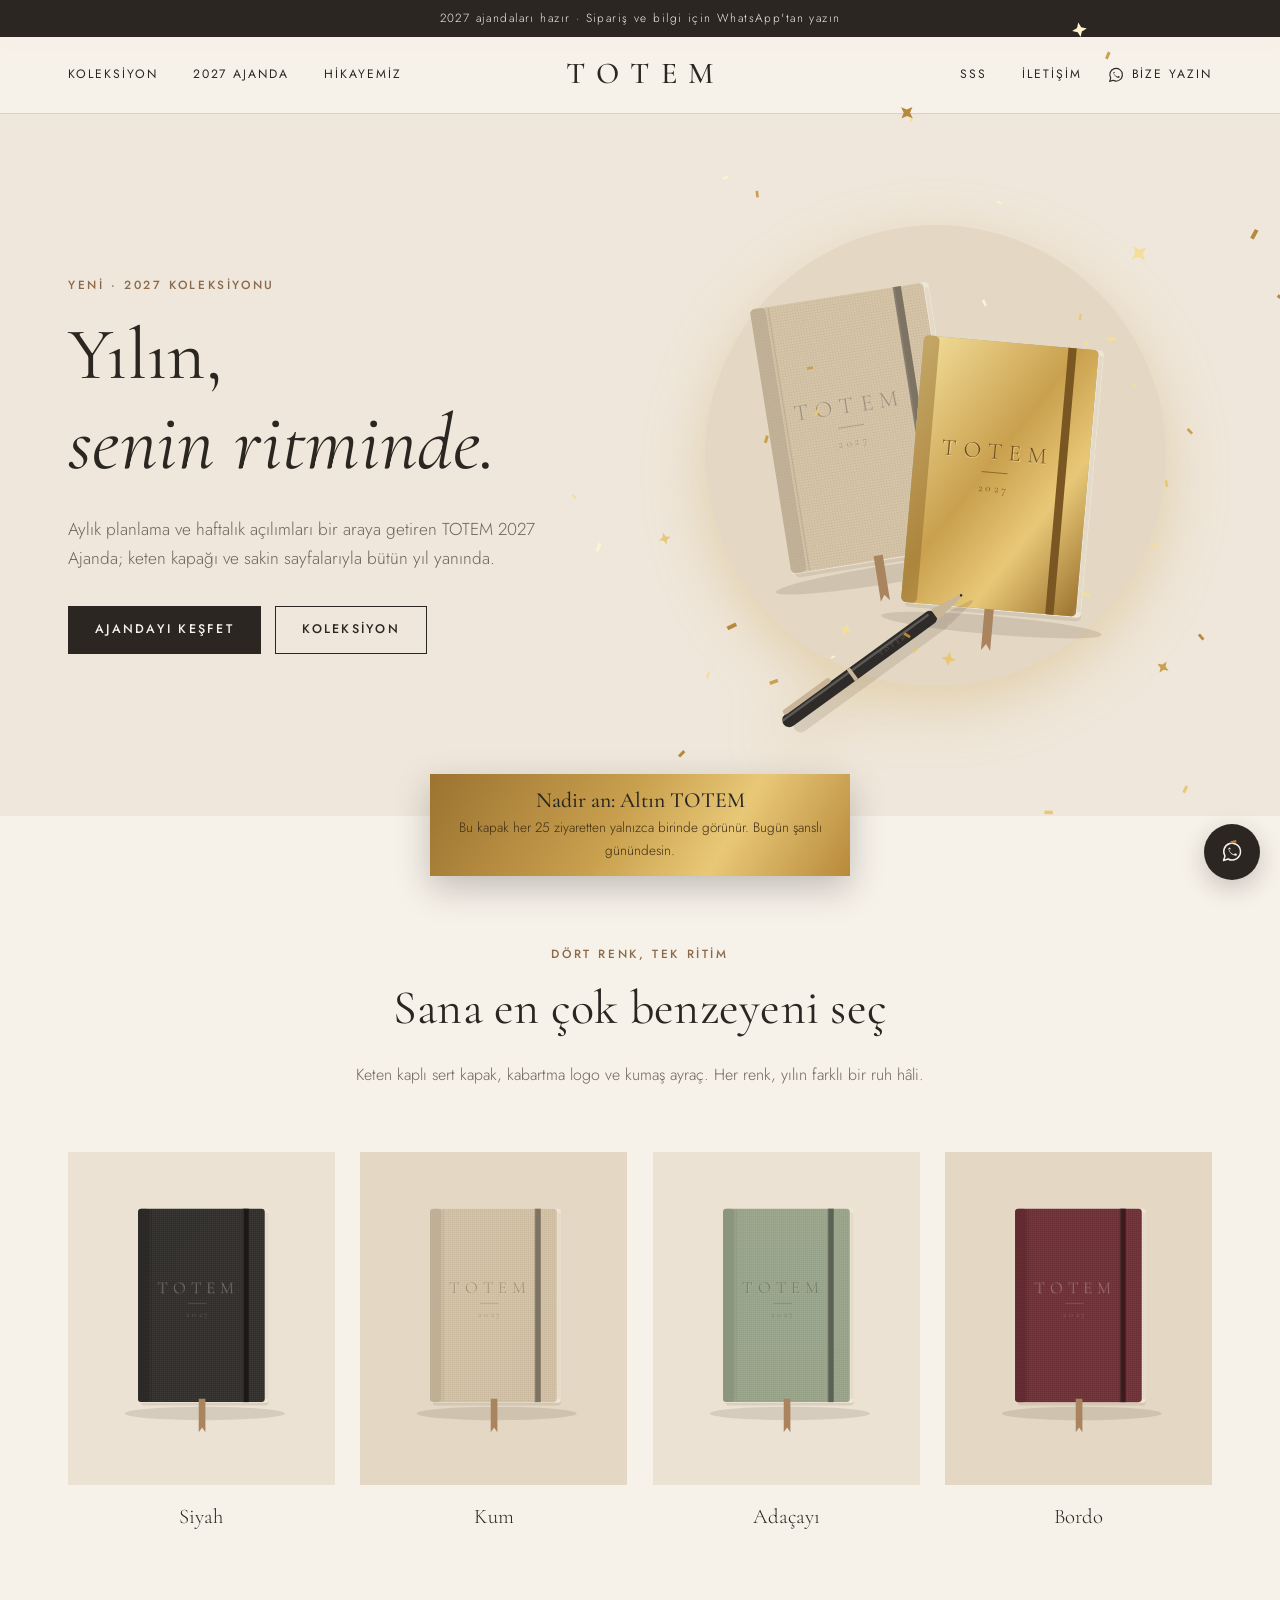
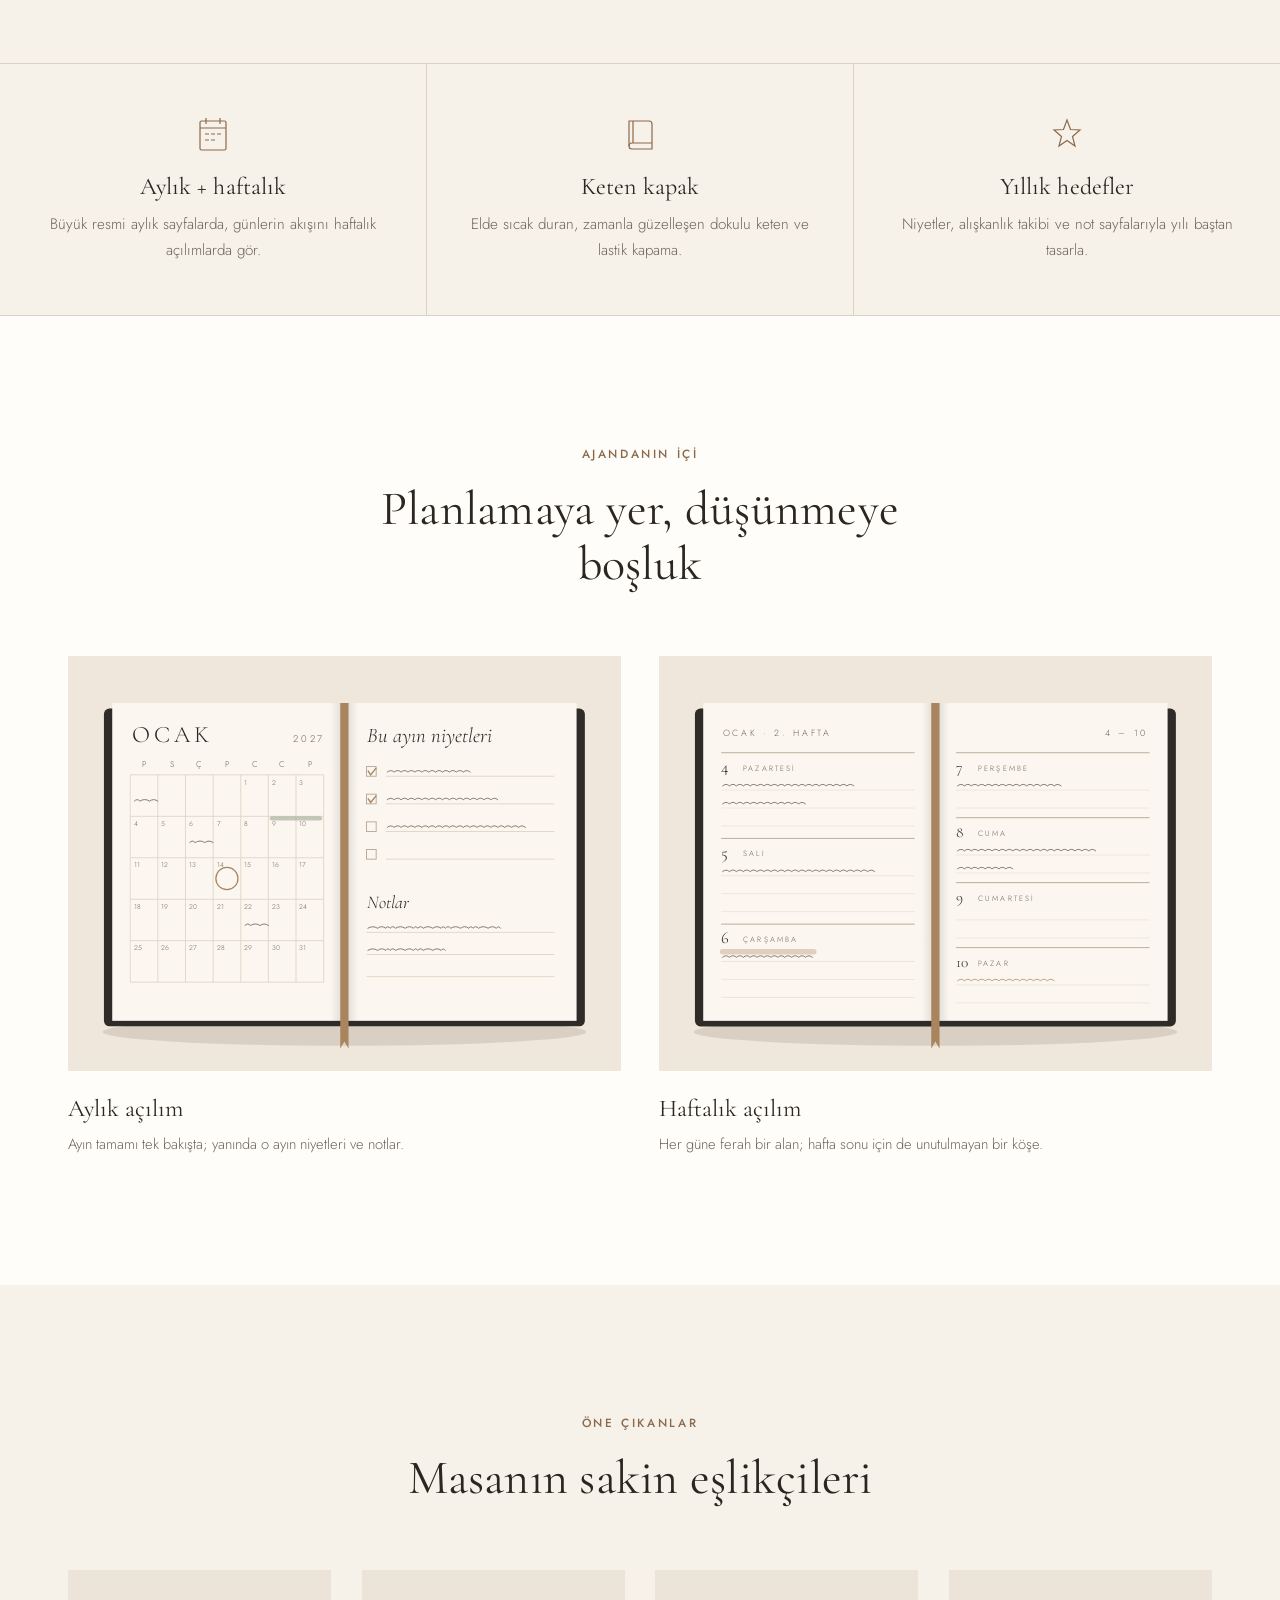
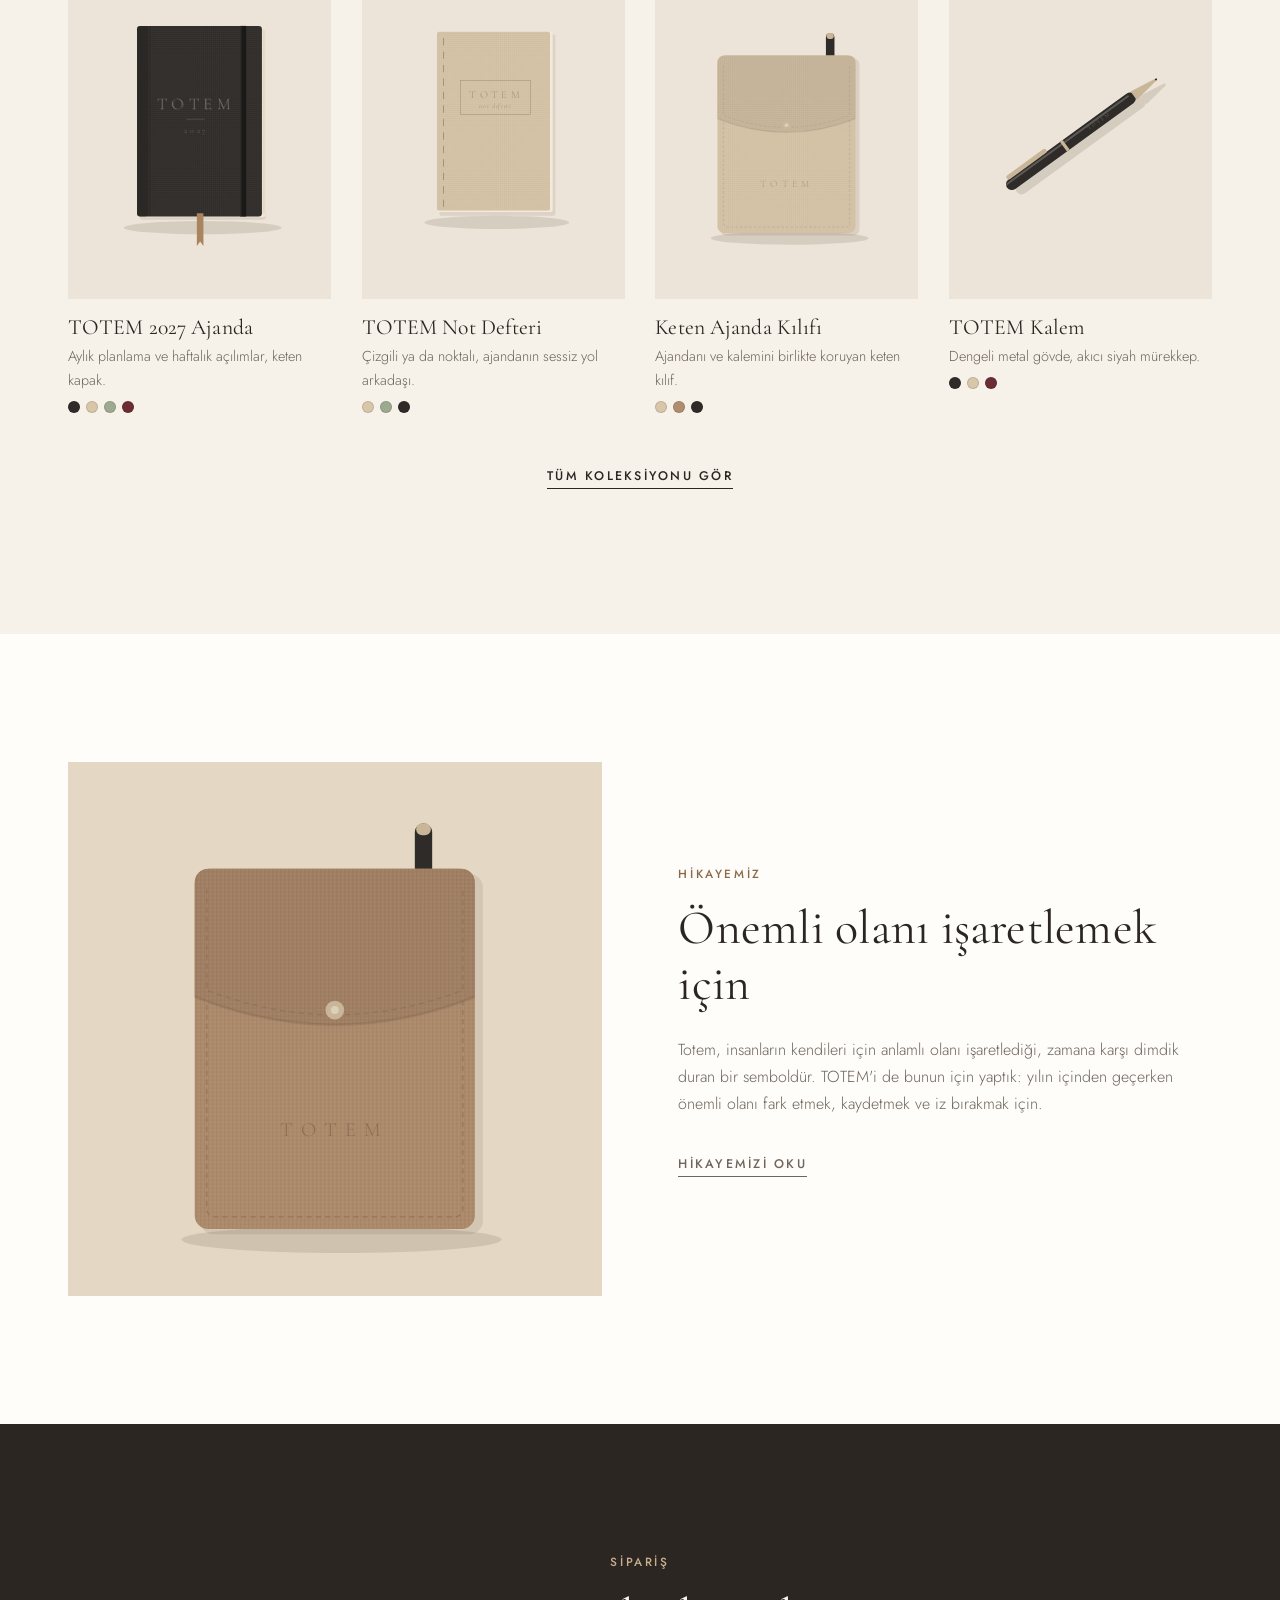
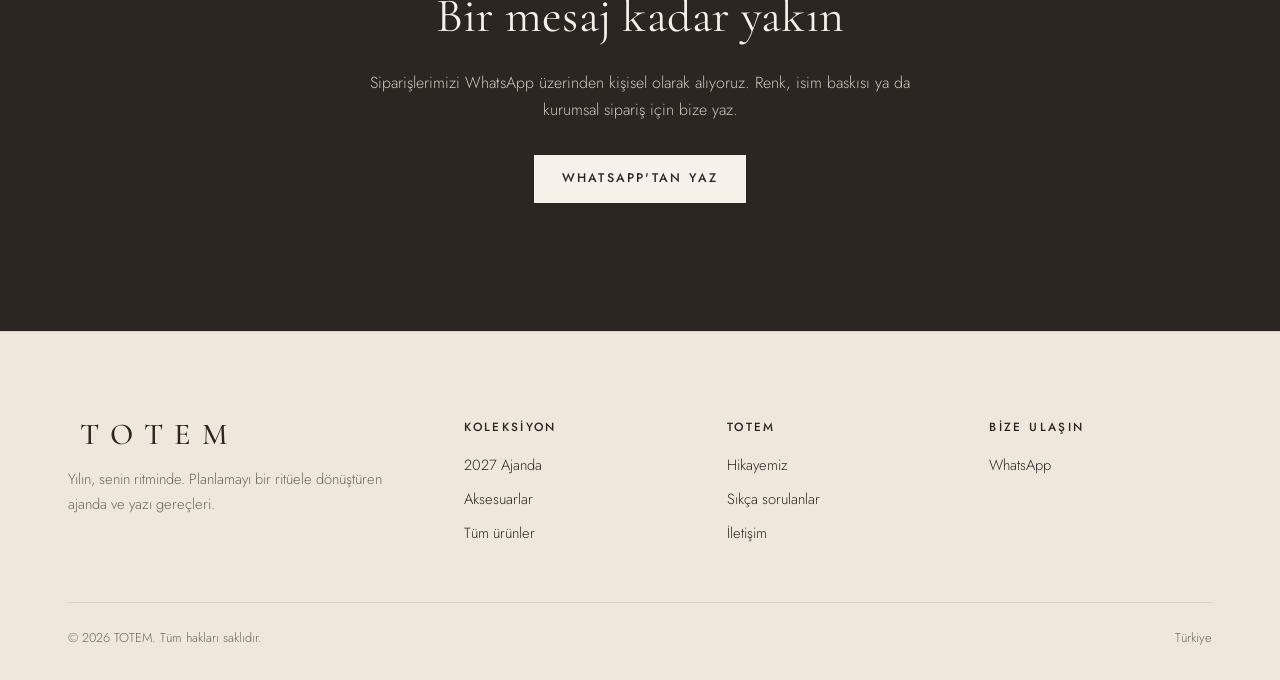
<file: index.html>
<!doctype html>
<html lang="tr">
<head>
  <meta charset="utf-8">
  <meta name="viewport" content="width=device-width, initial-scale=1">
  <title>TOTEM — 2027 Ajanda</title>
  <meta name="description" content="TOTEM 2027 ajanda ve yazı gereçleri. Yılın, senin ritminde.">
  <link rel="preconnect" href="https://fonts.googleapis.com">
  <link rel="preconnect" href="https://fonts.gstatic.com" crossorigin>
  <link href="https://fonts.googleapis.com/css2?family=Cormorant+Garamond:ital,wght@0,400;0,500;1,400&family=Jost:wght@300;400;500&display=swap" rel="stylesheet">
  <link rel="stylesheet" href="assets/style.css">
</head>
<body data-sayfa="ana">

  <main>
    <section class="hero">
      <div class="kap hero-ic">
        <div>
          <span class="ust-baslik">Yeni · 2027 Koleksiyonu</span>
          <h1>Yılın,<br><em>senin ritminde.</em></h1>
          <p>Aylık planlama ve haftalık açılımları bir araya getiren TOTEM 2027 Ajanda; keten kapağı ve sakin sayfalarıyla bütün yıl yanında.</p>
          <div class="dugmeler">
            <a class="dugme" href="urun.html?id=ajanda-2027">Ajandayı keşfet</a>
            <a class="dugme dugme--cizgi" href="koleksiyon.html">Koleksiyon</a>
          </div>
        </div>
        <div class="hero-gorsel" id="hero-gorsel"></div>
      </div>
    </section>

    <section class="bolum">
      <div class="kap">
        <div class="bolum-baslik belir">
          <span class="ust-baslik">Dört renk, tek ritim</span>
          <h2>Sana en çok benzeyeni seç</h2>
          <p class="soluk">Keten kaplı sert kapak, kabartma logo ve kumaş ayraç. Her renk, yılın farklı bir ruh hâli.</p>
        </div>
        <div class="renk-serit" id="renk-serit"></div>
      </div>
    </section>

    <section class="ozellik-serit">
      <div class="ozellik belir">
        <svg class="ikon" viewBox="0 0 40 40" fill="none" stroke="currentColor" stroke-width="1.2"><rect x="7" y="6" width="26" height="29" rx="1.5"/><path d="M7 13h26M13 3v6M27 3v6M12 19h4M18 19h4M24 19h4M12 25h4M18 25h4"/></svg>
        <h3>Aylık + haftalık</h3>
        <p>Büyük resmi aylık sayfalarda, günlerin akışını haftalık açılımlarda gör.</p>
      </div>
      <div class="ozellik belir">
        <svg class="ikon" viewBox="0 0 40 40" fill="none" stroke="currentColor" stroke-width="1.2"><path d="M9 6h20a3 3 0 0 1 3 3v25H12a3 3 0 0 1-3-3Z"/><path d="M9 31a3 3 0 0 1 3-3h20M13 6v22"/></svg>
        <h3>Keten kapak</h3>
        <p>Elde sıcak duran, zamanla güzelleşen dokulu keten ve lastik kapama.</p>
      </div>
      <div class="ozellik belir">
        <svg class="ikon" viewBox="0 0 40 40" fill="none" stroke="currentColor" stroke-width="1.2"><path d="M20 5l3.5 9.5L33 15l-7.5 6.5L28 31l-8-5.5L12 31l2.5-9.5L7 15l9.5-.5Z"/></svg>
        <h3>Yıllık hedefler</h3>
        <p>Niyetler, alışkanlık takibi ve not sayfalarıyla yılı baştan tasarla.</p>
      </div>
    </section>

    <section class="bolum ic-sayfalar">
      <div class="kap">
        <div class="bolum-baslik belir">
          <span class="ust-baslik">Ajandanın içi</span>
          <h2>Planlamaya yer, düşünmeye boşluk</h2>
        </div>
        <div class="ic-izgara">
          <figure class="belir">
            <div class="gorsel-kutu" id="ic-aylik"></div>
            <figcaption><strong>Aylık açılım</strong><span>Ayın tamamı tek bakışta; yanında o ayın niyetleri ve notlar.</span></figcaption>
          </figure>
          <figure class="belir">
            <div class="gorsel-kutu" id="ic-haftalik"></div>
            <figcaption><strong>Haftalık açılım</strong><span>Her güne ferah bir alan; hafta sonu için de unutulmayan bir köşe.</span></figcaption>
          </figure>
        </div>
      </div>
    </section>

    <section class="bolum">
      <div class="kap">
        <div class="bolum-baslik belir">
          <span class="ust-baslik">Öne çıkanlar</span>
          <h2>Masanın sakin eşlikçileri</h2>
        </div>
        <div class="izgara" id="one-cikan"></div>
        <p style="text-align:center;margin-top:48px"><a class="metin-link" href="koleksiyon.html">Tüm koleksiyonu gör</a></p>
      </div>
    </section>

    <section class="bolum" style="background:var(--beyaz)">
      <div class="kap bolunmus">
        <div class="gorsel-kutu belir" id="hikaye-gorsel"></div>
        <div class="belir">
          <span class="ust-baslik">Hikayemiz</span>
          <h2>Önemli olanı işaretlemek için</h2>
          <p>Totem, insanların kendileri için anlamlı olanı işaretlediği, zamana karşı dimdik duran bir semboldür. TOTEM'i de bunun için yaptık: yılın içinden geçerken önemli olanı fark etmek, kaydetmek ve iz bırakmak için.</p>
          <p style="margin-top:2rem"><a class="metin-link" href="hikayemiz.html">Hikayemizi oku</a></p>
        </div>
      </div>
    </section>

    <section class="bolum cagri">
      <div class="kap belir">
        <span class="ust-baslik">Sipariş</span>
        <h2>Bir mesaj kadar yakın</h2>
        <p>Siparişlerimizi WhatsApp üzerinden kişisel olarak alıyoruz. Renk, isim baskısı ya da kurumsal sipariş için bize yaz.</p>
        <a class="dugme" data-wa="" href="#">WhatsApp'tan yaz</a>
      </div>
    </section>
  </main>

  <script src="assets/ayarlar.js"></script>
  <script src="assets/site.js"></script>
  <script src="assets/surpriz.js"></script>
</body>
</html>
</file>
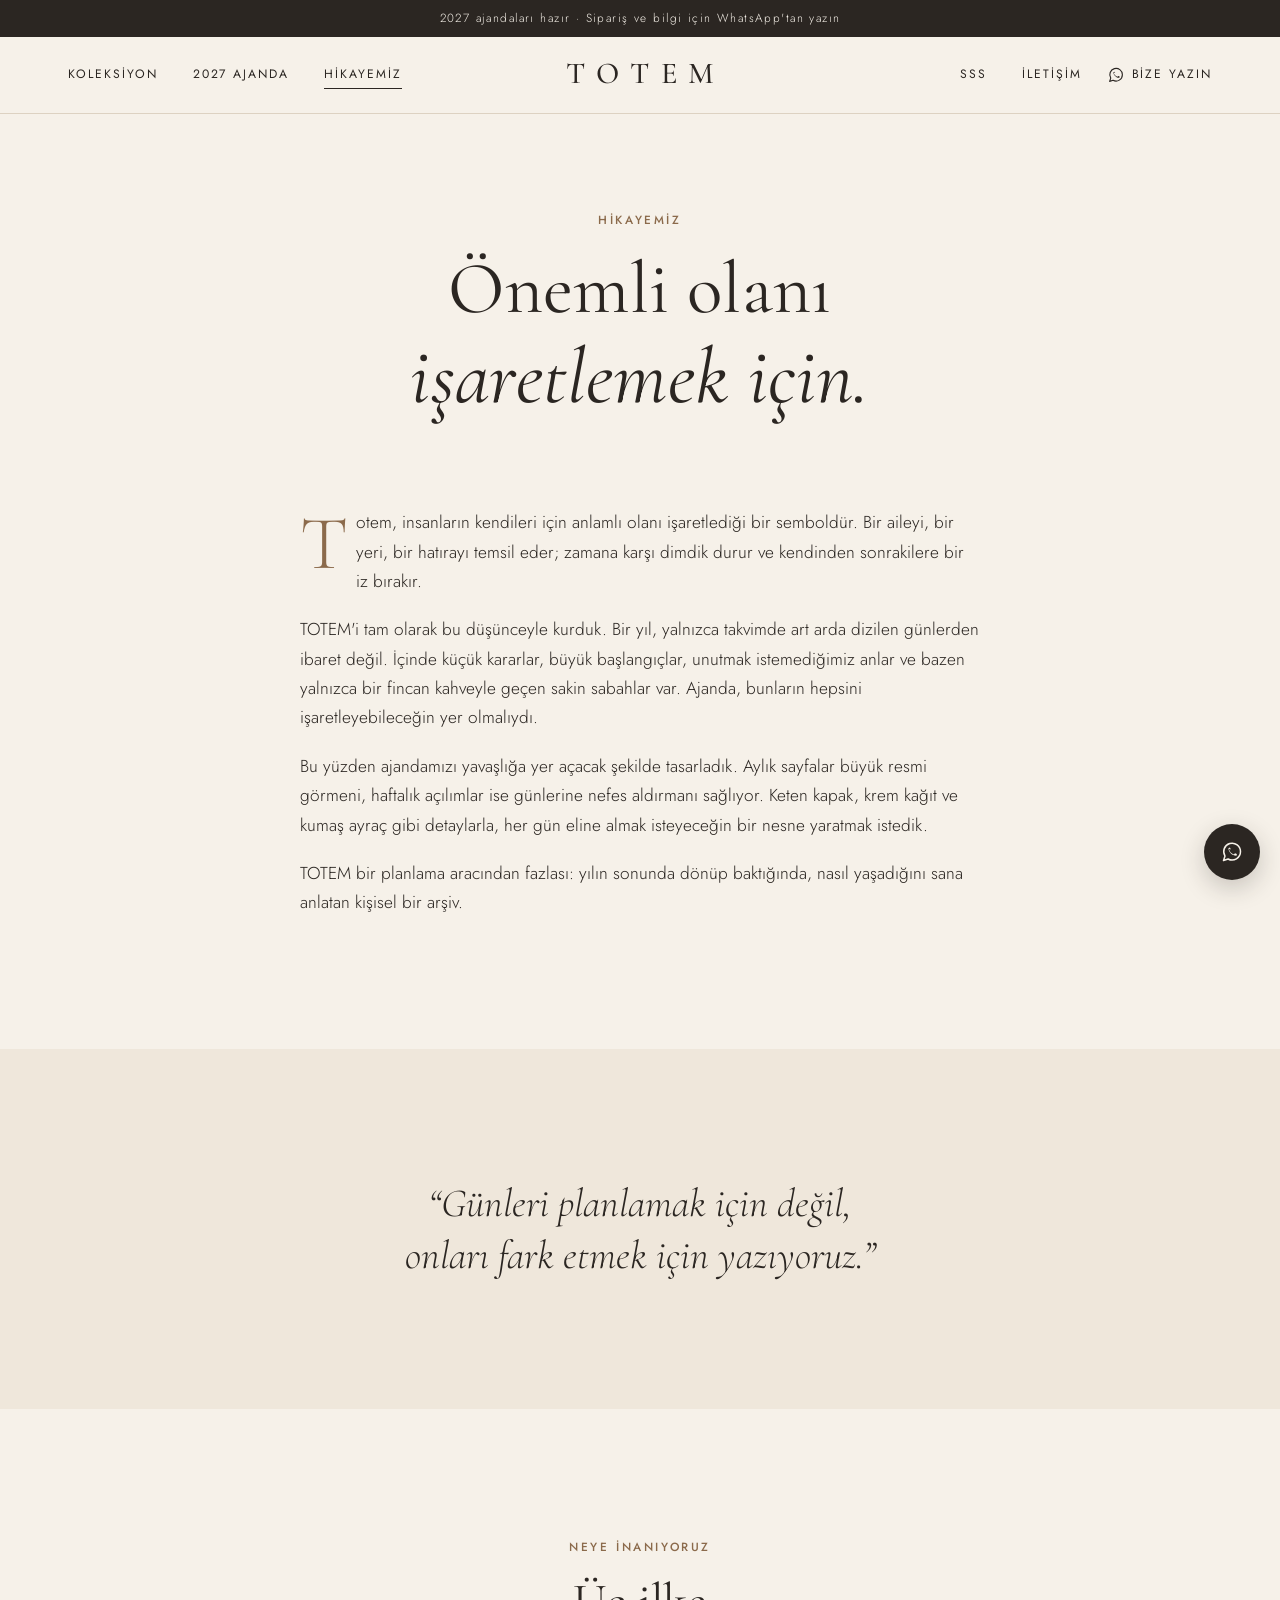
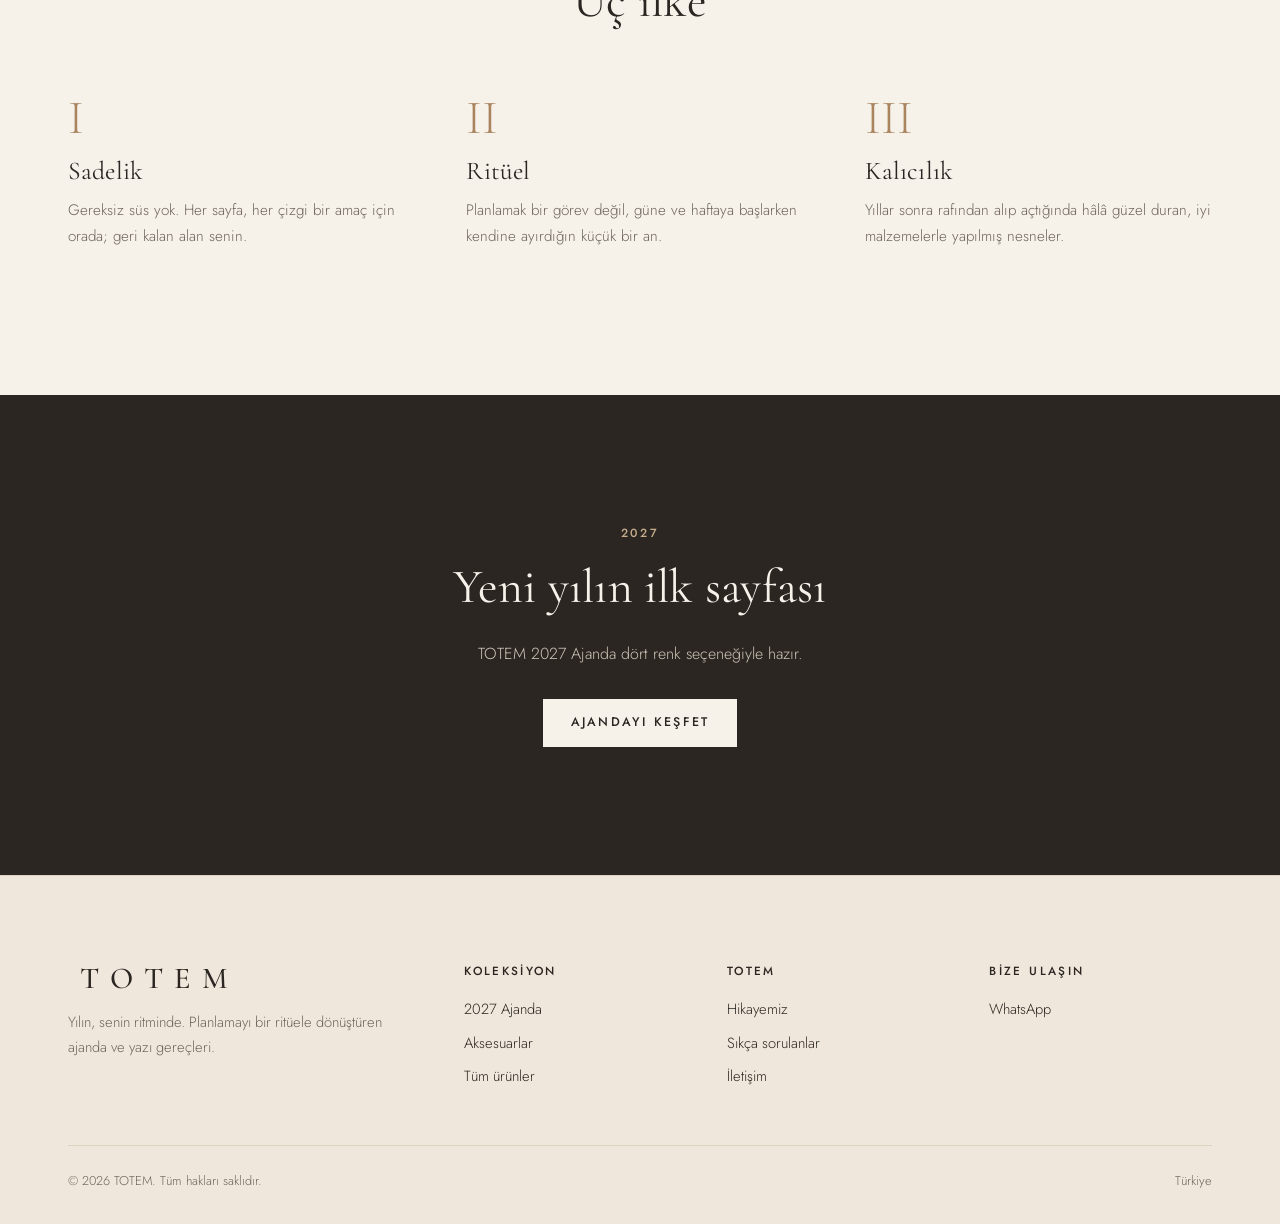
<file: hikayemiz.html>
<!doctype html>
<html lang="tr">
<head>
  <meta charset="utf-8">
  <meta name="viewport" content="width=device-width, initial-scale=1">
  <title>Hikayemiz — TOTEM</title>
  <link rel="preconnect" href="https://fonts.googleapis.com">
  <link rel="preconnect" href="https://fonts.gstatic.com" crossorigin>
  <link href="https://fonts.googleapis.com/css2?family=Cormorant+Garamond:ital,wght@0,400;0,500;1,400&family=Jost:wght@300;400;500&display=swap" rel="stylesheet">
  <link rel="stylesheet" href="assets/style.css">
</head>
<body data-sayfa="hikaye">

  <main>
    <section class="sayfa-bas">
      <div class="kap">
        <span class="ust-baslik">Hikayemiz</span>
        <h1>Önemli olanı<br><em>işaretlemek için.</em></h1>
      </div>
    </section>

    <section class="kap" style="padding-bottom:clamp(64px,10vw,112px)">
      <div class="hikaye-metin belir">
        <p>Totem, insanların kendileri için anlamlı olanı işaretlediği bir semboldür. Bir aileyi, bir yeri, bir hatırayı temsil eder; zamana karşı dimdik durur ve kendinden sonrakilere bir iz bırakır.</p>
        <p>TOTEM'i tam olarak bu düşünceyle kurduk. Bir yıl, yalnızca takvimde art arda dizilen günlerden ibaret değil. İçinde küçük kararlar, büyük başlangıçlar, unutmak istemediğimiz anlar ve bazen yalnızca bir fincan kahveyle geçen sakin sabahlar var. Ajanda, bunların hepsini işaretleyebileceğin yer olmalıydı.</p>
        <p>Bu yüzden ajandamızı yavaşlığa yer açacak şekilde tasarladık. Aylık sayfalar büyük resmi görmeni, haftalık açılımlar ise günlerine nefes aldırmanı sağlıyor. Keten kapak, krem kağıt ve kumaş ayraç gibi detaylarla, her gün eline almak isteyeceğin bir nesne yaratmak istedik.</p>
        <p>TOTEM bir planlama aracından fazlası: yılın sonunda dönüp baktığında, nasıl yaşadığını sana anlatan kişisel bir arşiv.</p>
      </div>
    </section>

    <section class="bolum" style="background:var(--krem-koyu)">
      <div class="kap">
        <p class="alinti belir">“Günleri planlamak için değil,<br>onları fark etmek için yazıyoruz.”</p>
      </div>
    </section>

    <section class="bolum">
      <div class="kap">
        <div class="bolum-baslik belir">
          <span class="ust-baslik">Neye inanıyoruz</span>
          <h2>Üç ilke</h2>
        </div>
        <div class="degerler">
          <div class="deger belir">
            <span>I</span>
            <h3>Sadelik</h3>
            <p>Gereksiz süs yok. Her sayfa, her çizgi bir amaç için orada; geri kalan alan senin.</p>
          </div>
          <div class="deger belir">
            <span>II</span>
            <h3>Ritüel</h3>
            <p>Planlamak bir görev değil, güne ve haftaya başlarken kendine ayırdığın küçük bir an.</p>
          </div>
          <div class="deger belir">
            <span>III</span>
            <h3>Kalıcılık</h3>
            <p>Yıllar sonra rafından alıp açtığında hâlâ güzel duran, iyi malzemelerle yapılmış nesneler.</p>
          </div>
        </div>
      </div>
    </section>

    <section class="bolum cagri">
      <div class="kap belir">
        <span class="ust-baslik">2027</span>
        <h2>Yeni yılın ilk sayfası</h2>
        <p>TOTEM 2027 Ajanda dört renk seçeneğiyle hazır.</p>
        <a class="dugme" href="urun.html?id=ajanda-2027">Ajandayı keşfet</a>
      </div>
    </section>
  </main>

  <script src="assets/ayarlar.js"></script>
  <script src="assets/site.js"></script>
  <script src="assets/surpriz.js"></script>
</body>
</html>
</file>
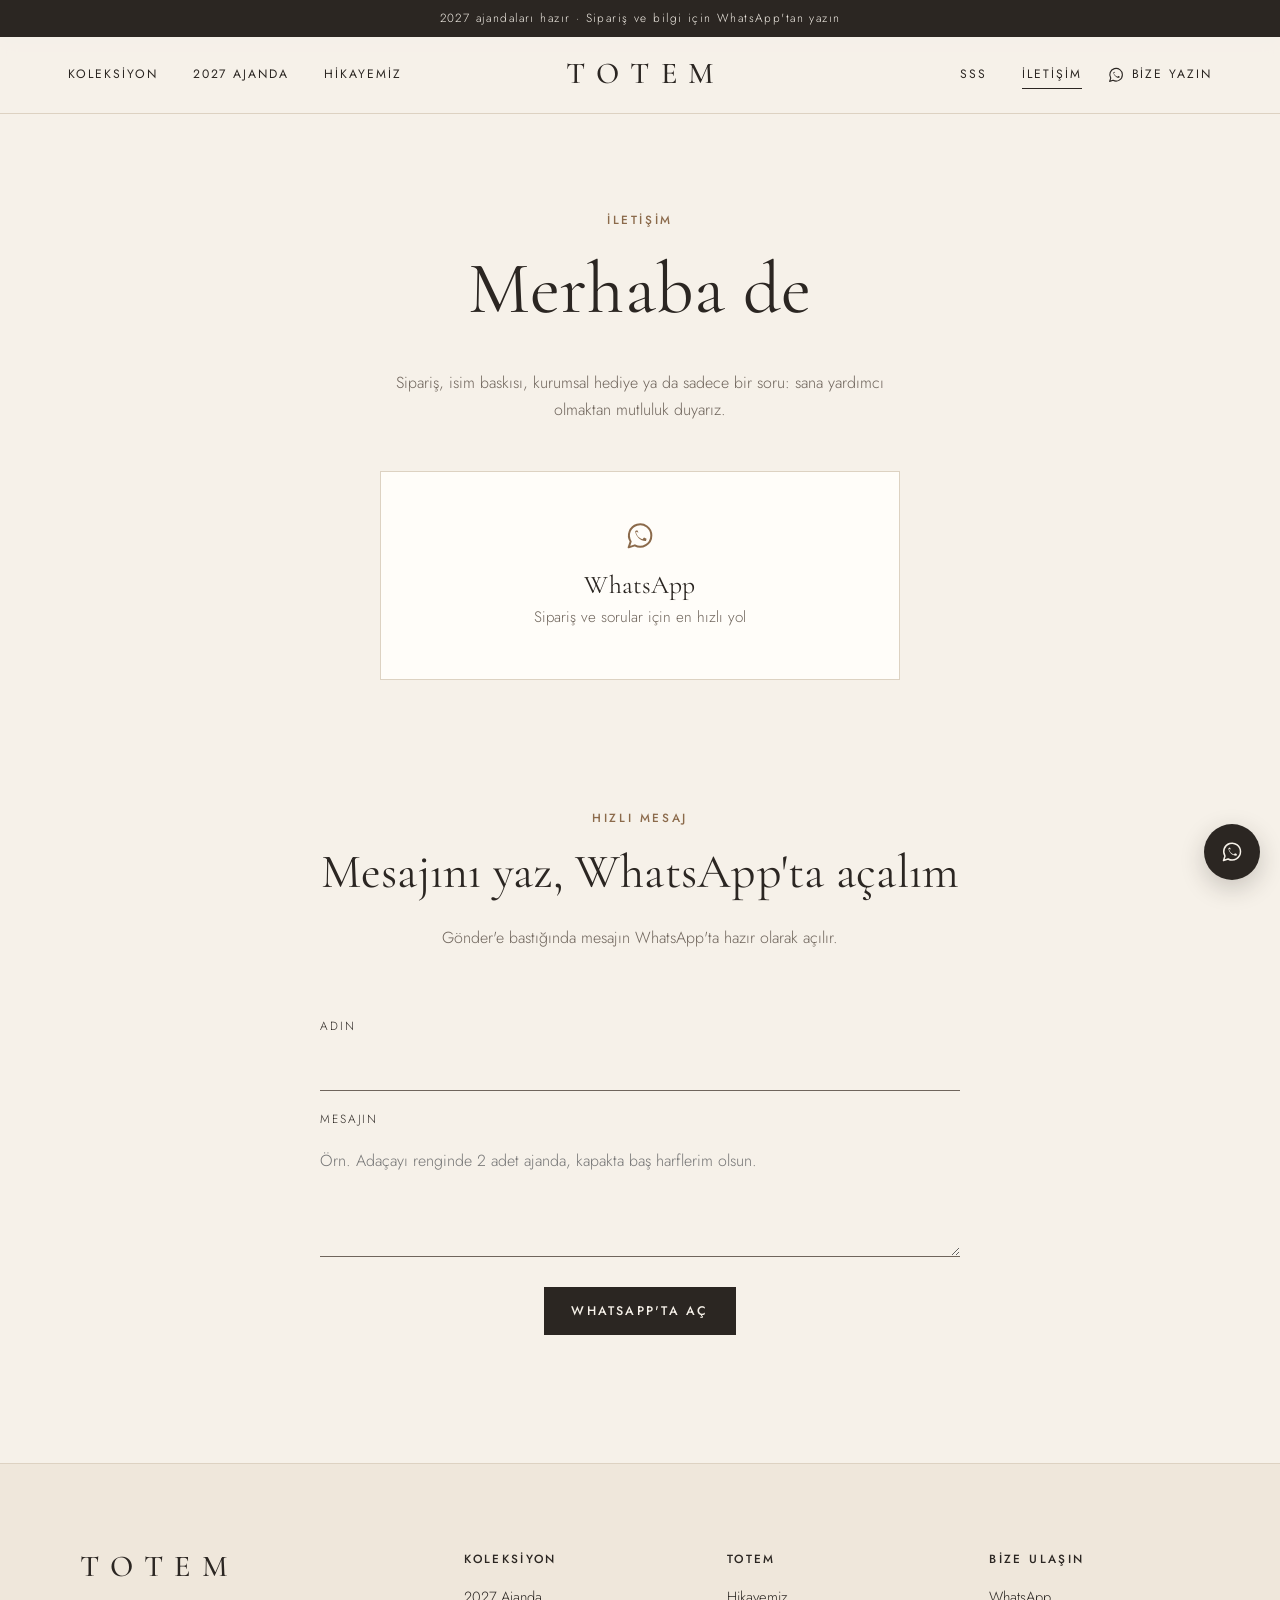
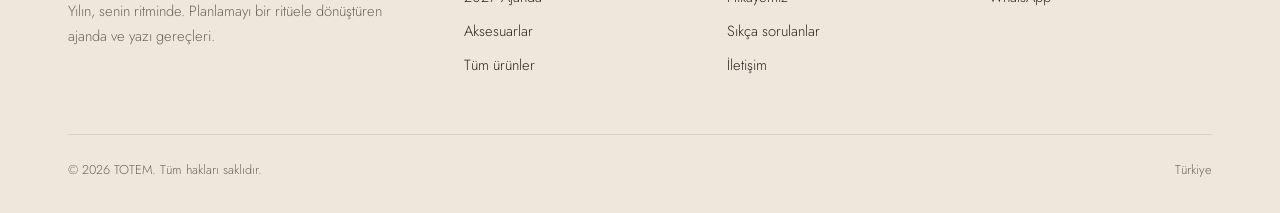
<file: iletisim.html>
<!doctype html>
<html lang="tr">
<head>
  <meta charset="utf-8">
  <meta name="viewport" content="width=device-width, initial-scale=1">
  <title>İletişim — TOTEM</title>
  <link rel="preconnect" href="https://fonts.googleapis.com">
  <link rel="preconnect" href="https://fonts.gstatic.com" crossorigin>
  <link href="https://fonts.googleapis.com/css2?family=Cormorant+Garamond:ital,wght@0,400;0,500;1,400&family=Jost:wght@300;400;500&display=swap" rel="stylesheet">
  <link rel="stylesheet" href="assets/style.css">
</head>
<body data-sayfa="iletisim">

  <main>
    <section class="sayfa-bas">
      <div class="kap">
        <span class="ust-baslik">İletişim</span>
        <h1>Merhaba de</h1>
        <p>Sipariş, isim baskısı, kurumsal hediye ya da sadece bir soru: sana yardımcı olmaktan mutluluk duyarız.</p>
      </div>
    </section>

    <section class="kap">
      <div class="iletisim-kartlar" id="iletisim-kartlar"></div>
    </section>

    <section class="bolum">
      <div class="kap">
        <div class="bolum-baslik">
          <span class="ust-baslik">Hızlı mesaj</span>
          <h2>Mesajını yaz, WhatsApp'ta açalım</h2>
          <p class="soluk">Gönder'e bastığında mesajın WhatsApp'ta hazır olarak açılır.</p>
        </div>
        <form class="form" id="mesaj-formu">
          <label>Adın
            <input id="f-ad" type="text" autocomplete="name">
          </label>
          <label>Mesajın
            <textarea id="f-mesaj" placeholder="Örn. Adaçayı renginde 2 adet ajanda, kapakta baş harflerim olsun."></textarea>
          </label>
          <div style="text-align:center;margin-top:12px"><button class="dugme" type="submit">WhatsApp'ta aç</button></div>
        </form>
      </div>
    </section>
  </main>

  <script src="assets/ayarlar.js"></script>
  <script src="assets/site.js"></script>
  <script src="assets/surpriz.js"></script>
</body>
</html>
</file>
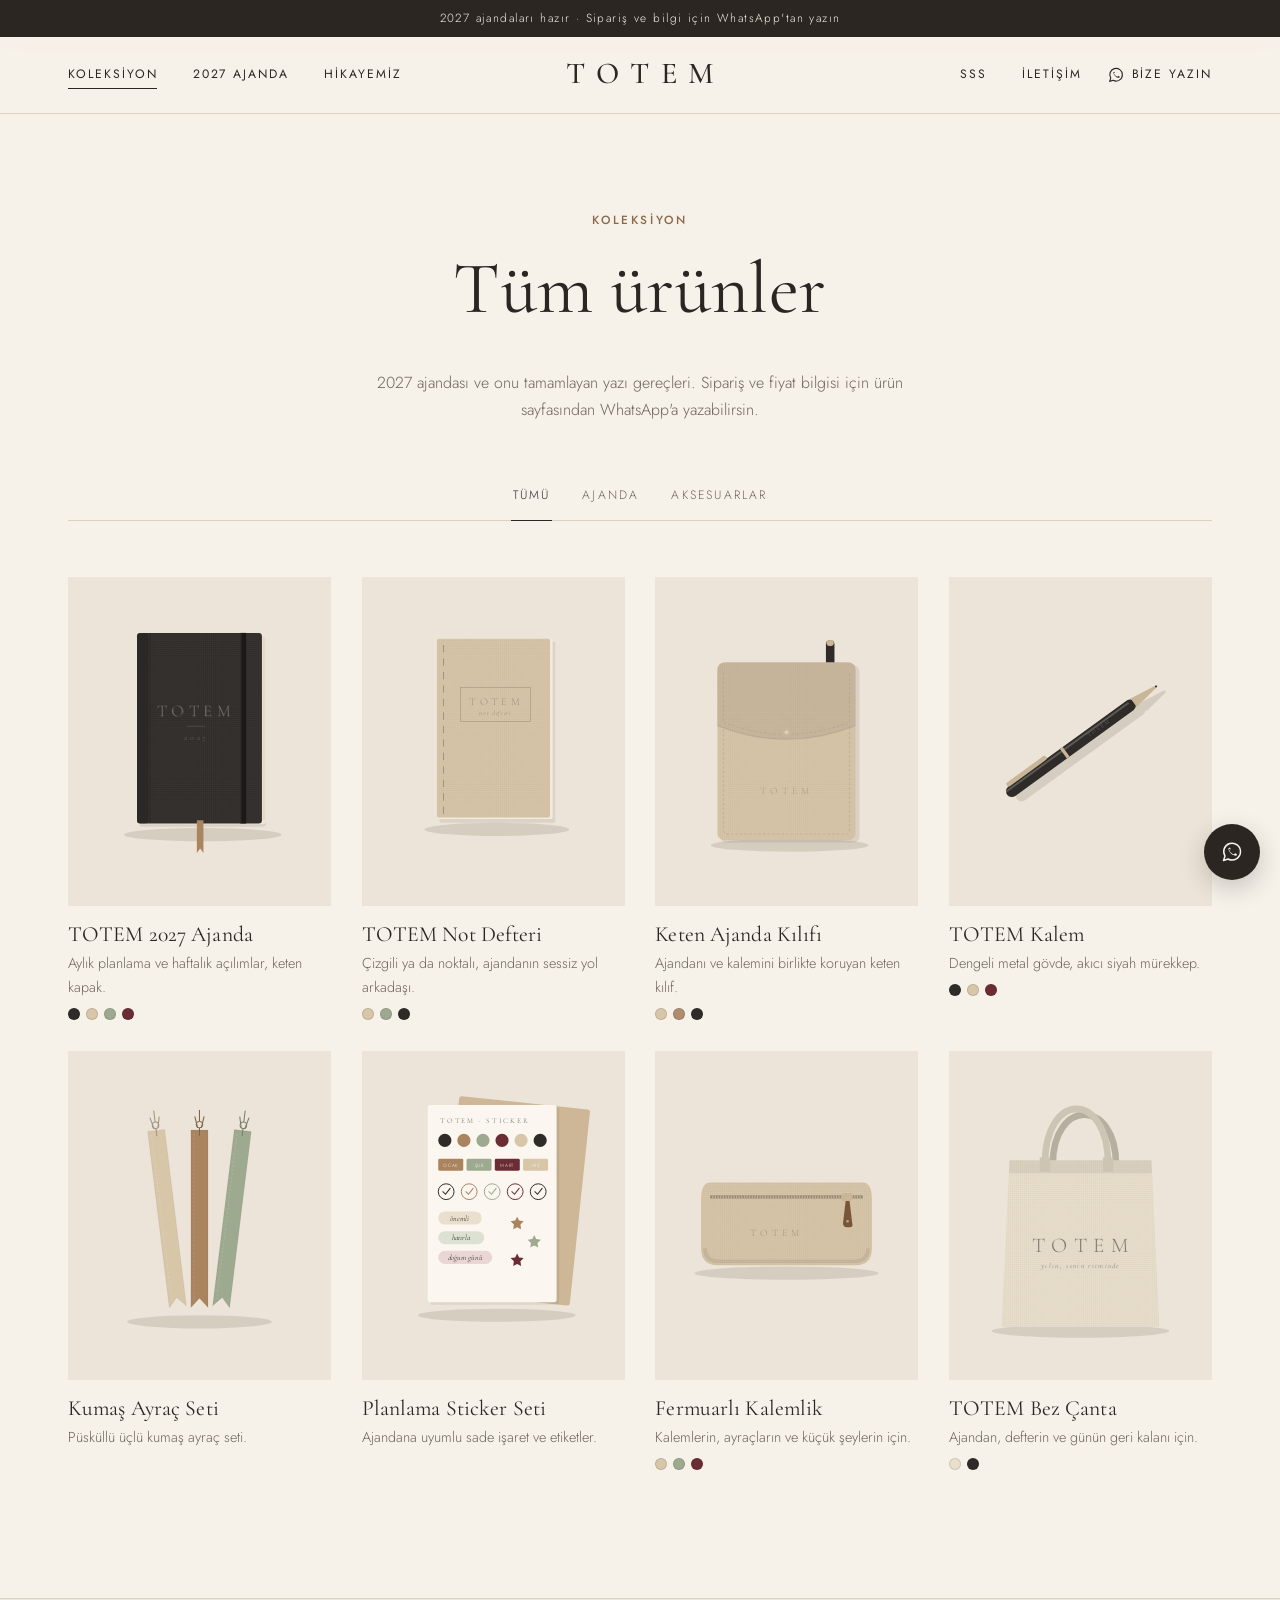
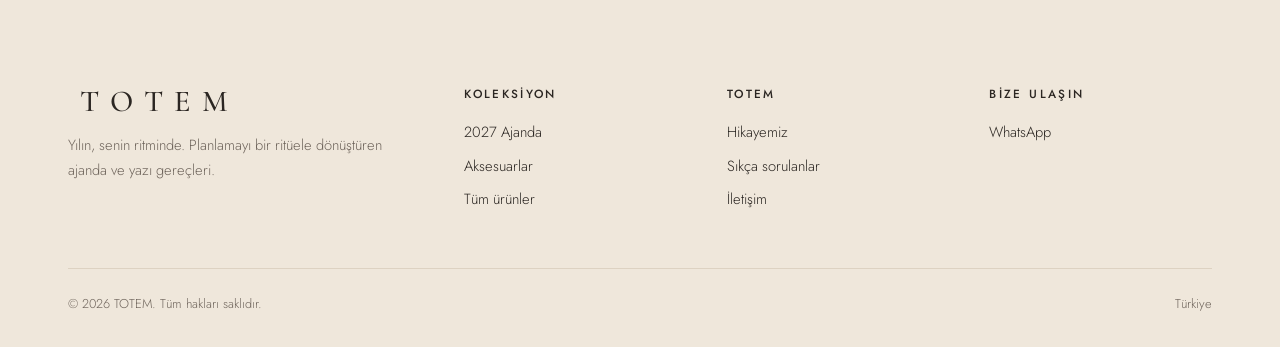
<file: koleksiyon.html>
<!doctype html>
<html lang="tr">
<head>
  <meta charset="utf-8">
  <meta name="viewport" content="width=device-width, initial-scale=1">
  <title>Koleksiyon — TOTEM</title>
  <link rel="preconnect" href="https://fonts.googleapis.com">
  <link rel="preconnect" href="https://fonts.gstatic.com" crossorigin>
  <link href="https://fonts.googleapis.com/css2?family=Cormorant+Garamond:ital,wght@0,400;0,500;1,400&family=Jost:wght@300;400;500&display=swap" rel="stylesheet">
  <link rel="stylesheet" href="assets/style.css">
</head>
<body data-sayfa="koleksiyon">

  <main>
    <section class="sayfa-bas">
      <div class="kap">
        <span class="ust-baslik">Koleksiyon</span>
        <h1>Tüm ürünler</h1>
        <p>2027 ajandası ve onu tamamlayan yazı gereçleri. Sipariş ve fiyat bilgisi için ürün sayfasından WhatsApp'a yazabilirsin.</p>
      </div>
    </section>

    <section class="kap" style="padding-bottom:clamp(64px,10vw,128px)">
      <div class="filtre" role="tablist">
        <button data-kat="tumu">Tümü</button>
        <button data-kat="ajanda">Ajanda</button>
        <button data-kat="aksesuar">Aksesuarlar</button>
      </div>
      <div class="izgara" id="urun-izgara"></div>
    </section>
  </main>

  <script src="assets/ayarlar.js"></script>
  <script src="assets/site.js"></script>
  <script src="assets/surpriz.js"></script>
</body>
</html>
</file>
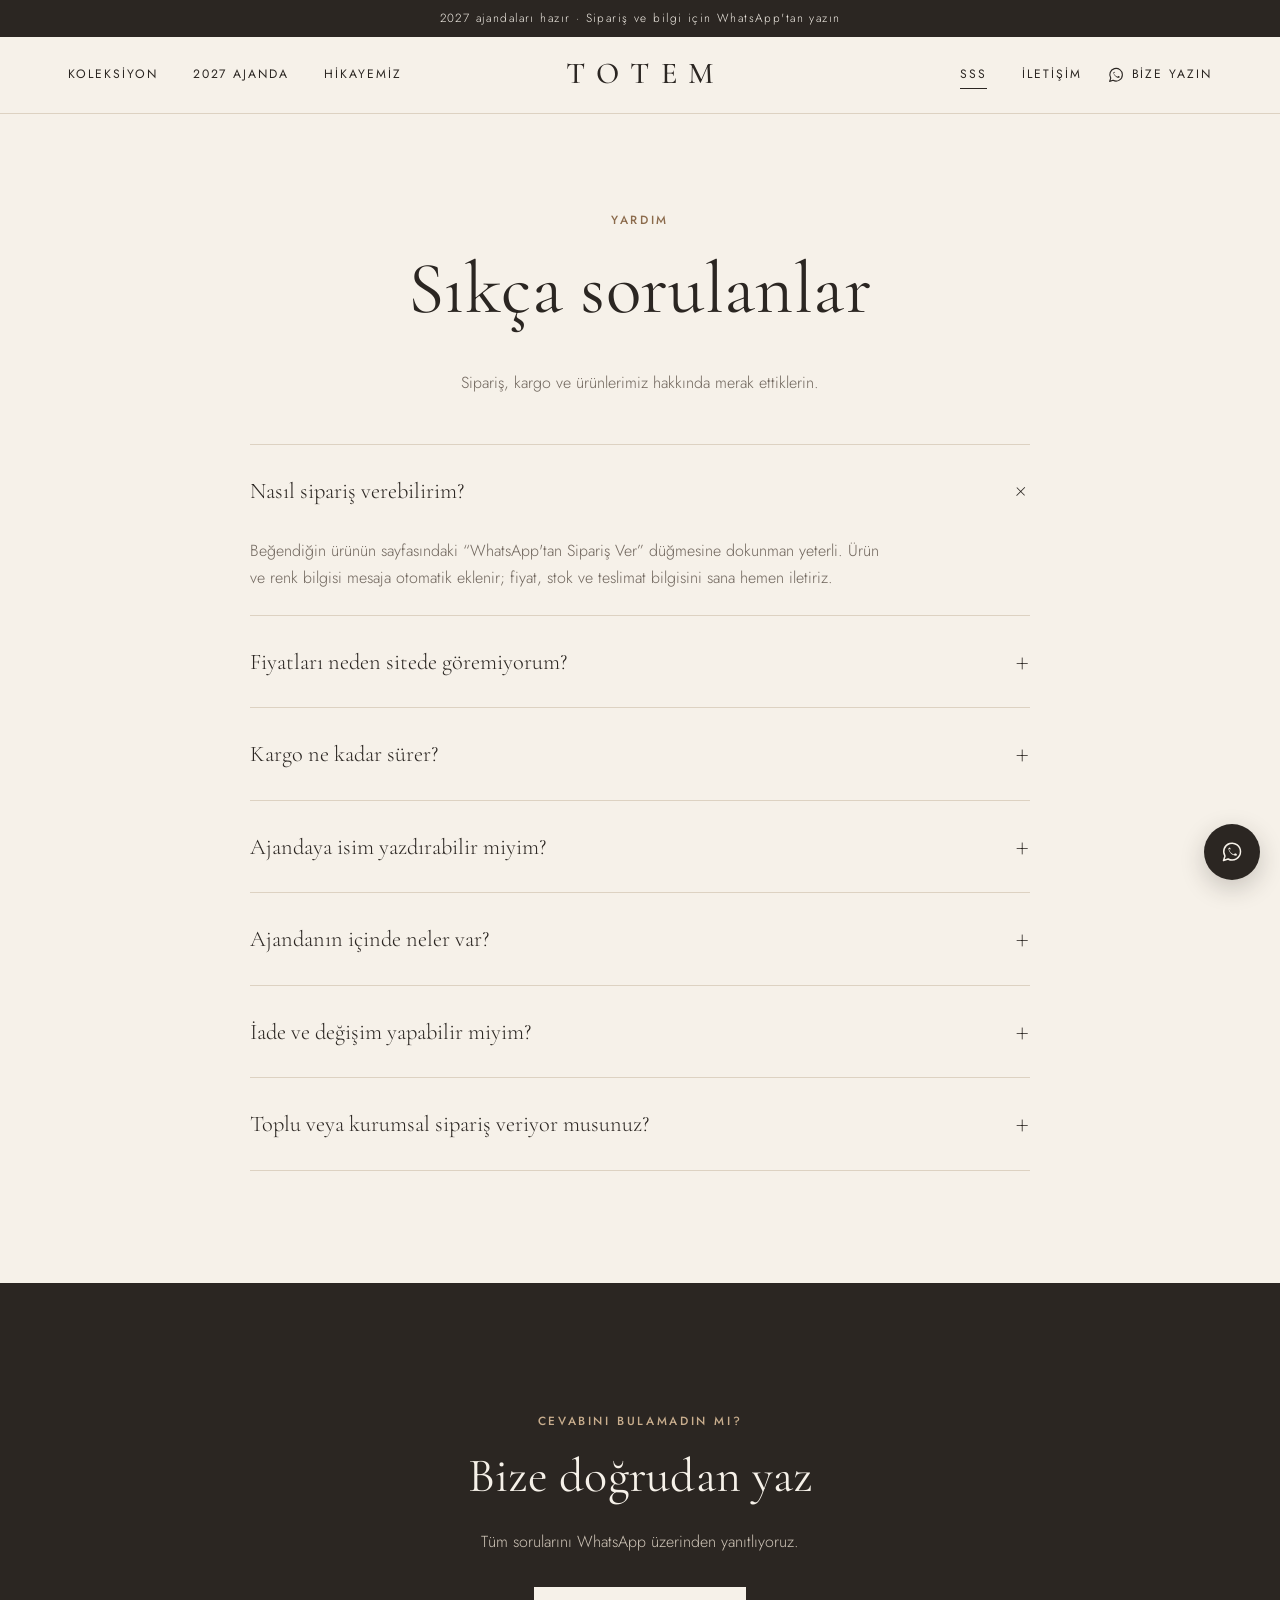
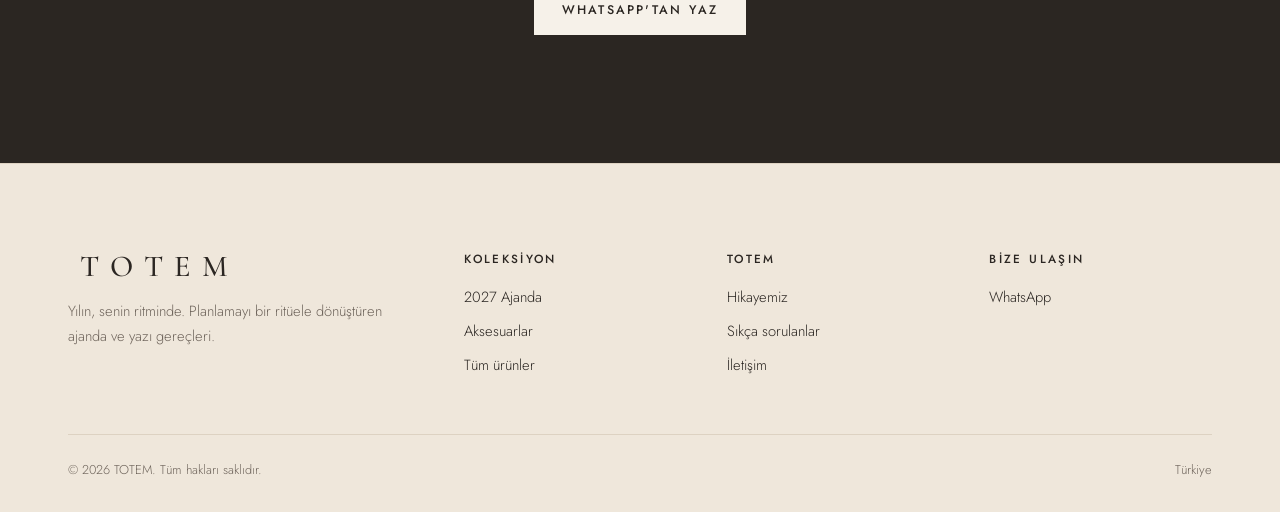
<file: sss.html>
<!doctype html>
<html lang="tr">
<head>
  <meta charset="utf-8">
  <meta name="viewport" content="width=device-width, initial-scale=1">
  <title>Sıkça Sorulanlar — TOTEM</title>
  <link rel="preconnect" href="https://fonts.googleapis.com">
  <link rel="preconnect" href="https://fonts.gstatic.com" crossorigin>
  <link href="https://fonts.googleapis.com/css2?family=Cormorant+Garamond:ital,wght@0,400;0,500;1,400&family=Jost:wght@300;400;500&display=swap" rel="stylesheet">
  <link rel="stylesheet" href="assets/style.css">
</head>
<body data-sayfa="sss">

  <main>
    <section class="sayfa-bas">
      <div class="kap">
        <span class="ust-baslik">Yardım</span>
        <h1>Sıkça sorulanlar</h1>
        <p>Sipariş, kargo ve ürünlerimiz hakkında merak ettiklerin.</p>
      </div>
    </section>

    <section class="kap" style="padding-bottom:clamp(64px,10vw,112px)">
      <div class="sss" id="sss-liste"></div>
    </section>

    <section class="bolum cagri">
      <div class="kap">
        <span class="ust-baslik">Cevabını bulamadın mı?</span>
        <h2>Bize doğrudan yaz</h2>
        <p>Tüm sorularını WhatsApp üzerinden yanıtlıyoruz.</p>
        <a class="dugme" data-wa="" href="#">WhatsApp'tan yaz</a>
      </div>
    </section>
  </main>

  <script src="assets/ayarlar.js"></script>
  <script src="assets/site.js"></script>
  <script src="assets/surpriz.js"></script>
</body>
</html>
</file>
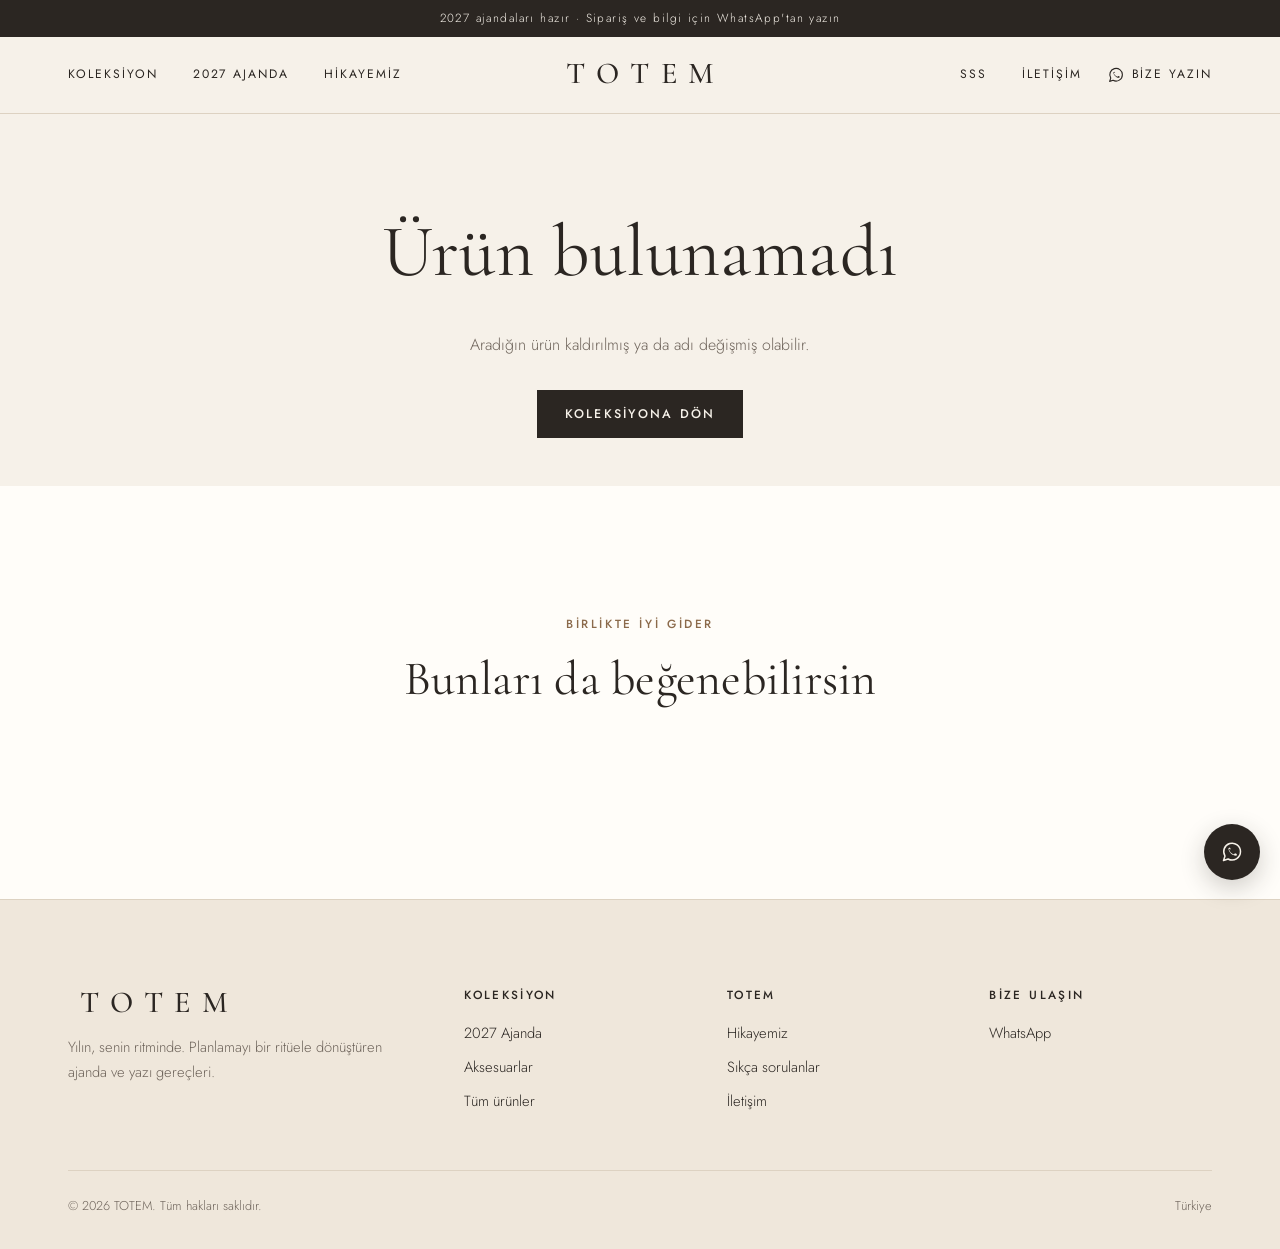
<file: urun.html>
<!doctype html>
<html lang="tr">
<head>
  <meta charset="utf-8">
  <meta name="viewport" content="width=device-width, initial-scale=1">
  <title>TOTEM</title>
  <link rel="preconnect" href="https://fonts.googleapis.com">
  <link rel="preconnect" href="https://fonts.gstatic.com" crossorigin>
  <link href="https://fonts.googleapis.com/css2?family=Cormorant+Garamond:ital,wght@0,400;0,500;1,400&family=Jost:wght@300;400;500&display=swap" rel="stylesheet">
  <link rel="stylesheet" href="assets/style.css">
</head>
<body data-sayfa="urun">

  <main>
    <div id="urun"></div>

    <section class="bolum" style="background:var(--beyaz)">
      <div class="kap">
        <div class="bolum-baslik">
          <span class="ust-baslik">Birlikte iyi gider</span>
          <h2>Bunları da beğenebilirsin</h2>
        </div>
        <div class="izgara" id="benzer"></div>
      </div>
    </section>
  </main>

  <script src="assets/ayarlar.js"></script>
  <script src="assets/site.js"></script>
  <script src="assets/surpriz.js"></script>
</body>
</html>
</file>
<file: assets/style.css>
/* =========================================================
   TOTEM — Stil
   ========================================================= */
:root {
  --krem: #F6F1E9;
  --krem-koyu: #EFE7DB;
  --kum: #E4D8C5;
  --kil: #A9845F;
  --kil-koyu: #8B6A4B;
  --yazi: #2B2622;
  --yazi-soluk: #6F655C;
  --cizgi: #DDD2C2;
  --beyaz: #FFFDF9;

  --serif: "Cormorant Garamond", "Cormorant", Georgia, "Times New Roman", serif;
  --sans: "Jost", "Segoe UI", system-ui, -apple-system, sans-serif;

  --genislik: 1240px;
  --kenar: clamp(16px, 4vw, 48px);
}

*, *::before, *::after { box-sizing: border-box; }
html { scroll-behavior: smooth; }
body {
  margin: 0;
  background: var(--krem);
  color: var(--yazi);
  font-family: var(--sans);
  font-weight: 300;
  font-size: 16px;
  line-height: 1.7;
  -webkit-font-smoothing: antialiased;
}
img, svg { display: block; max-width: 100%; }
a { color: inherit; text-decoration: none; }
button { font: inherit; color: inherit; cursor: pointer; }

h1, h2, h3, h4 {
  font-family: var(--serif);
  font-weight: 400;
  line-height: 1.15;
  margin: 0 0 .5em;
  letter-spacing: .005em;
}
h1 { font-size: clamp(2.6rem, 6vw, 4.6rem); }
h2 { font-size: clamp(2rem, 4vw, 3rem); }
h3 { font-size: 1.6rem; }
p { margin: 0 0 1.1em; }
em { font-family: var(--serif); font-style: italic; font-size: 1.08em; }

.kap { max-width: var(--genislik); margin: 0 auto; padding: 0 var(--kenar); }
.ust-baslik {
  font-family: var(--sans);
  font-size: .74rem;
  font-weight: 500;
  letter-spacing: .22em;
  text-transform: uppercase;
  color: var(--kil-koyu);
  margin-bottom: 1.1rem;
  display: block;
}
.soluk { color: var(--yazi-soluk); }
.bolum { padding: clamp(64px, 10vw, 128px) 0; }
.bolum-baslik { text-align: center; max-width: 640px; margin: 0 auto clamp(40px, 6vw, 64px); }

/* Düğmeler */
.dugme {
  display: inline-flex; align-items: center; justify-content: center; gap: .6em;
  padding: 1em 2.1em;
  border: 1px solid var(--yazi);
  background: var(--yazi);
  color: var(--krem);
  font-size: .78rem; font-weight: 500;
  letter-spacing: .18em; text-transform: uppercase;
  transition: background .25s, color .25s, border-color .25s;
}
.dugme:hover { background: var(--kil-koyu); border-color: var(--kil-koyu); }
.dugme--cizgi { background: transparent; color: var(--yazi); }
.dugme--cizgi:hover { background: var(--yazi); color: var(--krem); border-color: var(--yazi); }
.dugme svg { width: 18px; height: 18px; }
.metin-link {
  font-size: .78rem; font-weight: 500; letter-spacing: .18em; text-transform: uppercase;
  border-bottom: 1px solid currentColor; padding-bottom: 3px;
}
.metin-link:hover { color: var(--kil-koyu); }

/* Duyuru + Header */
.duyuru {
  background: var(--yazi); color: var(--krem);
  text-align: center; font-size: .74rem; letter-spacing: .12em;
  padding: .7em var(--kenar);
}
.ust {
  position: sticky; top: 0; z-index: 50;
  background: rgba(246, 241, 233, .94);
  backdrop-filter: blur(8px);
  border-bottom: 1px solid var(--cizgi);
}
.ust-ic {
  display: grid; grid-template-columns: 1fr auto 1fr; align-items: center;
  height: 76px;
}
.logo {
  font-family: var(--serif); font-size: 1.9rem; font-weight: 500;
  letter-spacing: .38em; padding-left: .38em; line-height: 1;
}
.menu { display: flex; gap: 2.2rem; }
.menu a, .ust-sag a {
  font-size: .76rem; font-weight: 400; letter-spacing: .16em; text-transform: uppercase;
  position: relative; padding: 4px 0; white-space: nowrap;
}
.menu a::after {
  content: ""; position: absolute; left: 0; right: 100%; bottom: 0; height: 1px;
  background: currentColor; transition: right .3s;
}
.menu a:hover::after, .menu a.aktif::after { right: 0; }
.ust-sag { display: flex; justify-content: flex-end; align-items: center; gap: 1.6rem; }
.ust-sag .wa-mini { display: inline-flex; align-items: center; gap: .5em; }
.ust-sag .wa-mini svg { width: 18px; height: 18px; }
.hamburger { display: none; background: none; border: 0; padding: 8px; margin-left: -8px; }
.hamburger span { display: block; width: 22px; height: 1px; background: var(--yazi); margin: 6px 0; transition: transform .3s, opacity .3s; }
.mobil-menu { display: none; }

/* Hero */
.hero { background: var(--krem-koyu); overflow: hidden; }
.hero-ic {
  display: grid; grid-template-columns: 1fr 1.05fr; align-items: center; gap: clamp(24px, 5vw, 80px);
  min-height: min(78vh, 760px); padding-top: 48px; padding-bottom: 48px;
}
.hero h1 { margin-bottom: .35em; }
.hero p { font-size: 1.08rem; max-width: 30em; color: var(--yazi-soluk); }
.hero .dugmeler { display: flex; flex-wrap: wrap; gap: 14px; margin-top: 2rem; }
.hero-gorsel { position: relative; }
.hero-gorsel svg { width: 100%; height: auto; }

/* Renk şeridi */
.renk-serit { display: grid; grid-template-columns: repeat(4, 1fr); gap: clamp(12px, 2vw, 28px); }
.renk-kart { text-align: center; }
.renk-kart .gorsel-kutu { transition: transform .4s; }
.renk-kart:hover .gorsel-kutu { transform: translateY(-6px); }
.renk-kart span { display: block; margin-top: 14px; font-family: var(--serif); font-size: 1.3rem; }

/* Ürün kartları */
.izgara { display: grid; grid-template-columns: repeat(4, 1fr); gap: clamp(16px, 2.4vw, 32px); }
.izgara--3 { grid-template-columns: repeat(3, 1fr); }
.kart { display: block; }
.gorsel-kutu { background: #ECE4D8; overflow: hidden; aspect-ratio: 4 / 5; }
.gorsel-kutu > svg, .gorsel-kutu > img { width: 100%; height: 100%; object-fit: cover; transition: transform .6s ease; }
.kart:hover .gorsel-kutu > svg, .kart:hover .gorsel-kutu > img { transform: scale(1.04); }
.kart-bilgi { padding-top: 16px; }
.kart-bilgi h3 { font-size: 1.35rem; margin-bottom: .2em; }
.kart-bilgi p { font-size: .9rem; color: var(--yazi-soluk); margin-bottom: .6em; }
.kart-renkler { display: flex; gap: 6px; }
.kart-renkler i { width: 12px; height: 12px; border-radius: 50%; border: 1px solid rgba(0,0,0,.12); }

/* Özellik şeridi */
.ozellik-serit { display: grid; grid-template-columns: repeat(3, 1fr); gap: 1px; background: var(--cizgi); border-top: 1px solid var(--cizgi); border-bottom: 1px solid var(--cizgi); }
.ozellik { background: var(--krem); padding: clamp(32px, 4vw, 56px) clamp(20px, 3vw, 40px); text-align: center; }
.ozellik h3 { font-size: 1.5rem; }
.ozellik p { color: var(--yazi-soluk); font-size: .95rem; margin: 0; }
.ozellik .ikon { width: 40px; height: 40px; margin: 0 auto 18px; color: var(--kil-koyu); }

/* İç sayfalar */
.ic-sayfalar { background: var(--beyaz); }
.ic-izgara { display: grid; grid-template-columns: 1fr 1fr; gap: clamp(20px, 3vw, 40px); }
.ic-izgara figure { margin: 0; }
.ic-izgara .gorsel-kutu { aspect-ratio: 4 / 3; background: var(--krem-koyu); }
.ic-izgara figcaption { margin-top: 18px; }
.ic-izgara figcaption strong { font-family: var(--serif); font-weight: 400; font-size: 1.5rem; display: block; }
.ic-izgara figcaption span { color: var(--yazi-soluk); font-size: .92rem; }

/* İkiye bölünmüş */
.bolunmus { display: grid; grid-template-columns: 1fr 1fr; align-items: center; gap: clamp(32px, 6vw, 96px); }
.bolunmus .gorsel-kutu { aspect-ratio: 1 / 1; }
.bolunmus p { color: var(--yazi-soluk); }

/* CTA */
.cagri { background: var(--yazi); color: var(--krem); text-align: center; }
.cagri h2 { color: var(--krem); }
.cagri p { color: #CFC5B8; max-width: 34em; margin: 0 auto 2rem; }
.cagri .ust-baslik { color: #C9AE8E; }
.cagri .dugme { background: var(--krem); color: var(--yazi); border-color: var(--krem); }
.cagri .dugme:hover { background: var(--kum); border-color: var(--kum); }

/* Sayfa başlığı */
.sayfa-bas { padding: clamp(56px, 8vw, 96px) 0 clamp(32px, 4vw, 48px); text-align: center; }
.sayfa-bas p { color: var(--yazi-soluk); max-width: 34em; margin: 0 auto; }

/* Filtre */
.filtre { display: flex; justify-content: center; flex-wrap: wrap; gap: 8px 28px; margin-bottom: clamp(32px, 5vw, 56px); border-bottom: 1px solid var(--cizgi); }
.filtre button {
  background: none; border: 0; padding: 14px 2px;
  font-size: .76rem; letter-spacing: .18em; text-transform: uppercase; color: var(--yazi-soluk);
  border-bottom: 1px solid transparent; margin-bottom: -1px;
}
.filtre button.aktif, .filtre button:hover { color: var(--yazi); border-bottom-color: var(--yazi); }

/* Ürün detay */
.urun { display: grid; grid-template-columns: 1.15fr 1fr; gap: clamp(32px, 5vw, 80px); padding-top: clamp(24px, 4vw, 48px); padding-bottom: clamp(64px, 8vw, 112px); align-items: start; }
.galeri { display: grid; grid-template-columns: 76px 1fr; gap: 16px; position: sticky; top: 100px; }
.galeri--tek { grid-template-columns: 1fr; }
.galeri-kucuk { display: flex; flex-direction: column; gap: 12px; }
.galeri-kucuk button { padding: 0; border: 1px solid transparent; background: var(--kum); aspect-ratio: 4 / 5; overflow: hidden; opacity: .65; transition: opacity .2s, border-color .2s; }
.galeri-kucuk button.aktif, .galeri-kucuk button:hover { opacity: 1; border-color: var(--yazi); }
.galeri-kucuk svg, .galeri-kucuk img { width: 100%; height: 100%; object-fit: cover; }
.galeri-buyuk .gorsel-kutu { aspect-ratio: 4 / 5; }
.kirinti { font-size: .74rem; letter-spacing: .14em; text-transform: uppercase; color: var(--yazi-soluk); margin-bottom: 1.4rem; }
.kirinti a:hover { color: var(--yazi); }
.urun-bilgi h1 { font-size: clamp(2.2rem, 4vw, 3.2rem); }
.urun-bilgi .aciklama { color: var(--yazi-soluk); font-size: 1.02rem; }
.secim { margin: 1.8rem 0; padding-top: 1.6rem; border-top: 1px solid var(--cizgi); }
.secim-etiket { font-size: .76rem; letter-spacing: .16em; text-transform: uppercase; margin-bottom: .9rem; }
.secim-etiket b { font-weight: 500; }
.renk-sec { display: flex; gap: 12px; flex-wrap: wrap; }
.renk-sec button {
  width: 38px; height: 38px; border-radius: 50%; border: 1px solid rgba(0,0,0,.15);
  padding: 0; position: relative; outline-offset: 4px;
}
.renk-sec button.aktif { outline: 1px solid var(--yazi); }
.secenek-sec { display: flex; gap: 10px; flex-wrap: wrap; }
.secenek-sec button {
  background: transparent; border: 1px solid var(--cizgi); padding: .6em 1.4em;
  font-size: .82rem; letter-spacing: .08em;
}
.secenek-sec button.aktif { border-color: var(--yazi); background: var(--yazi); color: var(--krem); }
.urun-bilgi .dugme { width: 100%; margin-top: .6rem; }
.not { font-size: .85rem; color: var(--yazi-soluk); margin-top: 1rem; text-align: center; }
.ozellik-liste { list-style: none; padding: 0; margin: 2.2rem 0 0; border-top: 1px solid var(--cizgi); }
.ozellik-liste li { padding: .9em 0; border-bottom: 1px solid var(--cizgi); font-size: .95rem; display: flex; gap: 14px; }
.ozellik-liste li::before { content: "—"; color: var(--kil); }

/* Hikaye */
.hikaye-metin { max-width: 680px; margin: 0 auto; font-size: 1.08rem; }
.hikaye-metin p:first-of-type::first-letter {
  font-family: var(--serif); float: left; font-size: 4.4em; line-height: .8; padding: .08em .1em 0 0; color: var(--kil-koyu);
}
.alinti {
  font-family: var(--serif); font-style: italic; font-size: clamp(1.7rem, 3.4vw, 2.5rem); line-height: 1.3;
  text-align: center; max-width: 820px; margin: 0 auto; color: var(--yazi);
}
.degerler { display: grid; grid-template-columns: repeat(3, 1fr); gap: clamp(24px, 4vw, 56px); }
.deger span { font-family: var(--serif); font-size: 3rem; color: var(--kil); line-height: 1; display: block; margin-bottom: .3em; }
.deger p { color: var(--yazi-soluk); font-size: .95rem; }

/* SSS */
.sss { max-width: 780px; margin: 0 auto; border-top: 1px solid var(--cizgi); }
.sss details { border-bottom: 1px solid var(--cizgi); }
.sss summary {
  list-style: none; cursor: pointer; padding: 1.5rem 0;
  display: flex; justify-content: space-between; align-items: center; gap: 24px;
  font-family: var(--serif); font-size: 1.4rem;
}
.sss summary::-webkit-details-marker { display: none; }
.sss summary::after { content: "+"; font-family: var(--sans); font-weight: 200; font-size: 1.6rem; transition: transform .3s; }
.sss details[open] summary::after { transform: rotate(45deg); }
.sss details p { color: var(--yazi-soluk); padding-bottom: 1.5rem; margin: 0; max-width: 40em; }

/* İletişim */
.iletisim-kartlar { display: grid; grid-template-columns: repeat(3, 1fr); gap: 1px; background: var(--cizgi); border: 1px solid var(--cizgi); }
.iletisim-kart { background: var(--beyaz); padding: clamp(32px, 4vw, 48px); text-align: center; display: flex; flex-direction: column; align-items: center; transition: background .25s; }
.iletisim-kart:hover { background: var(--krem-koyu); }
.iletisim-kart svg { width: 32px; height: 32px; color: var(--kil-koyu); margin-bottom: 18px; }
.iletisim-kart h3 { margin-bottom: .2em; }
.iletisim-kart p { color: var(--yazi-soluk); margin: 0; font-size: .95rem; word-break: break-word; }
.form { max-width: 640px; margin: 0 auto; display: grid; gap: 18px; }
.form label { font-size: .74rem; letter-spacing: .16em; text-transform: uppercase; display: grid; gap: 8px; }
.form input, .form textarea {
  font: inherit; font-size: 1rem; text-transform: none; letter-spacing: 0;
  background: transparent; border: 0; border-bottom: 1px solid var(--yazi-soluk);
  padding: .6em 0; color: var(--yazi); border-radius: 0;
}
.form input:focus, .form textarea:focus { outline: none; border-bottom-color: var(--yazi); }
.form textarea { min-height: 120px; resize: vertical; }

/* Footer */
.alt { background: var(--krem-koyu); border-top: 1px solid var(--cizgi); padding: clamp(56px, 7vw, 88px) 0 32px; font-size: .92rem; }
.alt-izgara { display: grid; grid-template-columns: 1.6fr 1fr 1fr 1fr; gap: 40px; }
.alt .logo { display: inline-block; margin-bottom: 1rem; }
.alt h4 { font-family: var(--sans); font-size: .74rem; font-weight: 500; letter-spacing: .2em; text-transform: uppercase; margin-bottom: 1.2rem; }
.alt ul { list-style: none; padding: 0; margin: 0; display: grid; gap: .55rem; }
.alt a:hover { color: var(--kil-koyu); }
.alt-son { margin-top: 56px; padding-top: 24px; border-top: 1px solid var(--cizgi); display: flex; justify-content: space-between; flex-wrap: wrap; gap: 12px; font-size: .8rem; color: var(--yazi-soluk); }

/* Sabit WhatsApp */
.wa-sabit {
  position: fixed; right: 20px; bottom: 20px; z-index: 60;
  width: 56px; height: 56px; border-radius: 50%;
  background: var(--yazi); color: var(--krem);
  display: grid; place-items: center;
  box-shadow: 0 8px 24px rgba(43, 38, 34, .22);
  transition: transform .25s, background .25s;
}
.wa-sabit:hover { transform: translateY(-3px); background: var(--kil-koyu); }
.wa-sabit svg { width: 24px; height: 24px; }

/* Görünme animasyonu */
.belir { opacity: 0; transform: translateY(24px); transition: opacity .9s ease, transform .9s ease; }
.belir.gorundu { opacity: 1; transform: none; }
@media (prefers-reduced-motion: reduce) {
  .belir { opacity: 1; transform: none; transition: none; }
  html { scroll-behavior: auto; }
}

/* ---------------- Duyarlı ---------------- */
@media (max-width: 1000px) {
  .izgara { grid-template-columns: repeat(2, 1fr); }
  .izgara--3 { grid-template-columns: repeat(2, 1fr); }
  .alt-izgara { grid-template-columns: 1fr 1fr; }
}
@media (max-width: 960px) {
  .menu, .ust-sag .wa-mini span { display: none; }
  .hamburger { display: block; }
  .ust-ic { height: 64px; }
  .logo { font-size: 1.6rem; }
  .mobil-menu {
    display: block; overflow: hidden; max-height: 0; transition: max-height .4s ease;
    border-top: 1px solid transparent;
  }
  .mobil-menu.acik { max-height: 420px; border-top-color: var(--cizgi); }
  .mobil-menu a { display: block; padding: 14px var(--kenar); font-family: var(--serif); font-size: 1.5rem; border-bottom: 1px solid var(--cizgi); }
  .ust.menu-acik .hamburger span:nth-child(1) { transform: translateY(7px) rotate(45deg); }
  .ust.menu-acik .hamburger span:nth-child(2) { opacity: 0; }
  .ust.menu-acik .hamburger span:nth-child(3) { transform: translateY(-7px) rotate(-45deg); }

  .hero-ic { grid-template-columns: 1fr; min-height: 0; text-align: center; padding-top: 40px; }
  .hero p { margin-left: auto; margin-right: auto; }
  .hero .dugmeler { justify-content: center; }
  .hero-gorsel { max-width: 440px; margin: 0 auto; }
  .renk-serit { grid-template-columns: repeat(2, 1fr); }
  .ozellik-serit, .degerler, .iletisim-kartlar { grid-template-columns: 1fr; }
  .ic-izgara, .bolunmus { grid-template-columns: 1fr; }
  .urun { grid-template-columns: 1fr; }
  .galeri { position: static; grid-template-columns: 1fr; }
  .galeri-kucuk { flex-direction: row; order: 2; }
  .galeri-kucuk button { width: 72px; }
}
@media (max-width: 520px) {
  .izgara, .izgara--3 { gap: 14px; }
  .kart-bilgi h3 { font-size: 1.15rem; }
  .kart-bilgi p { display: none; }
  .alt-izgara { grid-template-columns: 1fr; gap: 32px; }
  .sss summary { font-size: 1.2rem; }
  .duyuru { font-size: .68rem; letter-spacing: .06em; }
}

/* ---------------- Sürprizler (surpriz.js) ---------------- */
.surpriz-tuval { position: fixed; inset: 0; width: 100%; height: 100%; pointer-events: none; z-index: 80; }
.surpriz-hero { cursor: pointer; -webkit-tap-highlight-color: transparent; touch-action: manipulation; }
.surpriz-hero svg { transform-origin: 50% 50%; will-change: transform; }
.surpriz-hero.altin svg { filter: drop-shadow(0 18px 30px rgba(201, 160, 78, .35)); }

.surpriz-bildirim {
  position: fixed; left: 50%; bottom: 24px; z-index: 90;
  transform: translate(-50%, 140%); opacity: 0;
  background: var(--yazi); color: var(--krem);
  padding: 14px 22px; max-width: min(420px, calc(100vw - 32px)); width: max-content;
  box-shadow: 0 12px 32px rgba(43, 38, 34, .25);
  text-align: center; pointer-events: none;
  transition: transform .5s cubic-bezier(.2, .9, .3, 1.2), opacity .4s;
}
.surpriz-bildirim.acik { transform: translate(-50%, 0); opacity: 1; }
.surpriz-bildirim strong { display: block; font-family: var(--serif); font-weight: 500; font-size: 1.35rem; line-height: 1.2; }
.surpriz-bildirim span { display: block; font-size: .85rem; color: #CFC5B8; margin-top: 2px; }
.surpriz-bildirim.altin { background: linear-gradient(120deg, #9C7330, #C9A04E 45%, #E8C877 70%, #B8893B); color: #2B2622; }
.surpriz-bildirim.altin span { color: #3E2E14; }

@keyframes surprizSars {
  0%, 100% { transform: none; }
  15% { transform: translate(-6px, 3px) rotate(-.4deg); }
  30% { transform: translate(5px, -4px) rotate(.4deg); }
  45% { transform: translate(-4px, 2px); }
  60% { transform: translate(3px, -2px); }
  80% { transform: translate(-1px, 1px); }
}
.surpriz-sars { animation: surprizSars .55s ease; }

.surpriz-murekkep {
  position: fixed; inset: 0; z-index: 85; display: grid; place-items: center; padding: 16px;
  background: rgba(43, 38, 34, .55); backdrop-filter: blur(4px);
  opacity: 0; transition: opacity .45s;
}
.surpriz-murekkep.acik { opacity: 1; }
.murekkep-kagit {
  background: var(--beyaz); width: min(560px, 100%); padding: clamp(28px, 6vw, 56px) clamp(20px, 5vw, 48px);
  text-align: center; box-shadow: 0 30px 60px rgba(0, 0, 0, .25);
  transform: translateY(24px) rotate(-1.5deg); transition: transform .6s cubic-bezier(.2, .9, .3, 1.2);
  background-image: repeating-linear-gradient(transparent 0 31px, rgba(169, 132, 95, .14) 31px 32px);
}
.surpriz-murekkep.acik .murekkep-kagit { transform: none; }
.murekkep-kagit svg { width: 100%; height: auto; margin: 8px 0 12px; }
.murekkep-kagit svg text {
  font-family: var(--serif); font-style: italic; font-size: 64px;
  fill: transparent; stroke: var(--yazi); stroke-width: .9;
  stroke-dasharray: 600; stroke-dashoffset: 600;
}
.surpriz-murekkep.acik svg text { animation: murekkepCiz 1.6s ease forwards; }
.surpriz-murekkep.acik svg text + text { animation-delay: .7s; }
@keyframes murekkepCiz {
  70% { stroke-dashoffset: 0; fill: transparent; }
  100% { stroke-dashoffset: 0; fill: var(--yazi); }
}
.murekkep-kagit p { color: var(--yazi-soluk); }
@media (prefers-reduced-motion: reduce) {
  .murekkep-kagit svg text { stroke-dashoffset: 0; fill: var(--yazi); animation: none !important; }
}
@media (max-width: 520px) {
  .surpriz-bildirim { bottom: 90px; }
  .murekkep-kagit svg text { font-size: 72px; }
}
</file>
